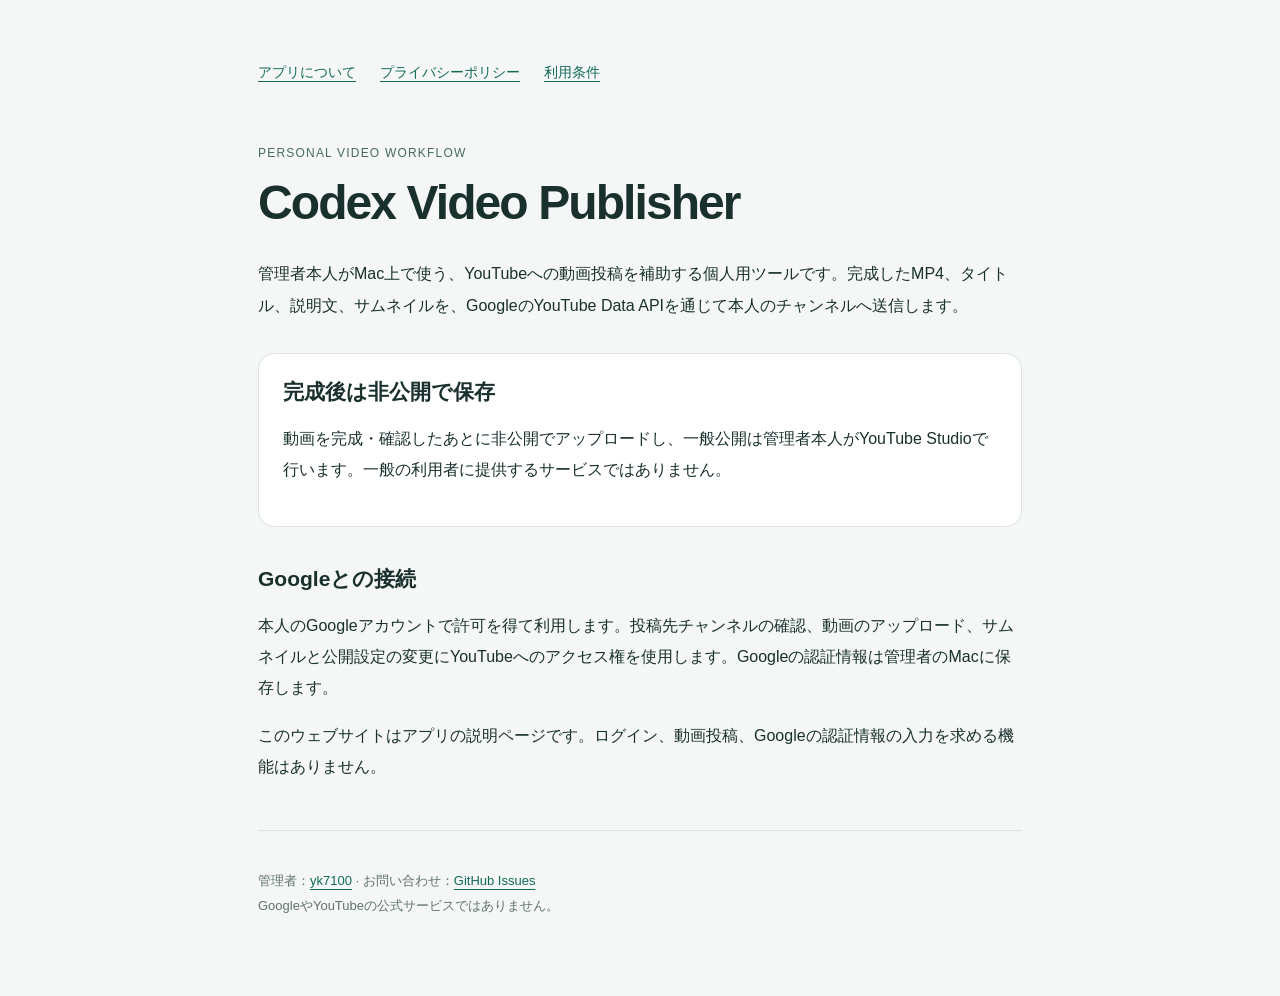
<file: index.html>
<!doctype html>
<html lang="ja"><head><meta name="google-site-verification" content="BjrFRAAroCxKEfazcaUA_mPpHTAIdXzF04q65vqygno" /><meta charset="utf-8"><meta name="viewport" content="width=device-width,initial-scale=1"><title>Codex Video Publisher</title><link rel="stylesheet" href="style.css"></head>
<body><main><nav><a href="index.html">アプリについて</a><a href="privacy.html">プライバシーポリシー</a><a href="terms.html">利用条件</a></nav>
<div class="eyebrow">PERSONAL VIDEO WORKFLOW</div><h1>Codex Video Publisher</h1>
<p>管理者本人がMac上で使う、YouTubeへの動画投稿を補助する個人用ツールです。完成したMP4、タイトル、説明文、サムネイルを、GoogleのYouTube Data APIを通じて本人のチャンネルへ送信します。</p>
<div class="panel"><h2 style="margin-top:0">完成後は非公開で保存</h2><p>動画を完成・確認したあとに非公開でアップロードし、一般公開は管理者本人がYouTube Studioで行います。一般の利用者に提供するサービスではありません。</p></div>
<h2>Googleとの接続</h2><p>本人のGoogleアカウントで許可を得て利用します。投稿先チャンネルの確認、動画のアップロード、サムネイルと公開設定の変更にYouTubeへのアクセス権を使用します。Googleの認証情報は管理者のMacに保存します。</p>
<p>このウェブサイトはアプリの説明ページです。ログイン、動画投稿、Googleの認証情報の入力を求める機能はありません。</p>
<footer><p class="muted">管理者：<a href="https://github.com/yk7100">yk7100</a> · お問い合わせ：<a href="https://github.com/yk7100/codex-video-publisher-info/issues">GitHub Issues</a><br>GoogleやYouTubeの公式サービスではありません。</p></footer></main></body></html>
</file>
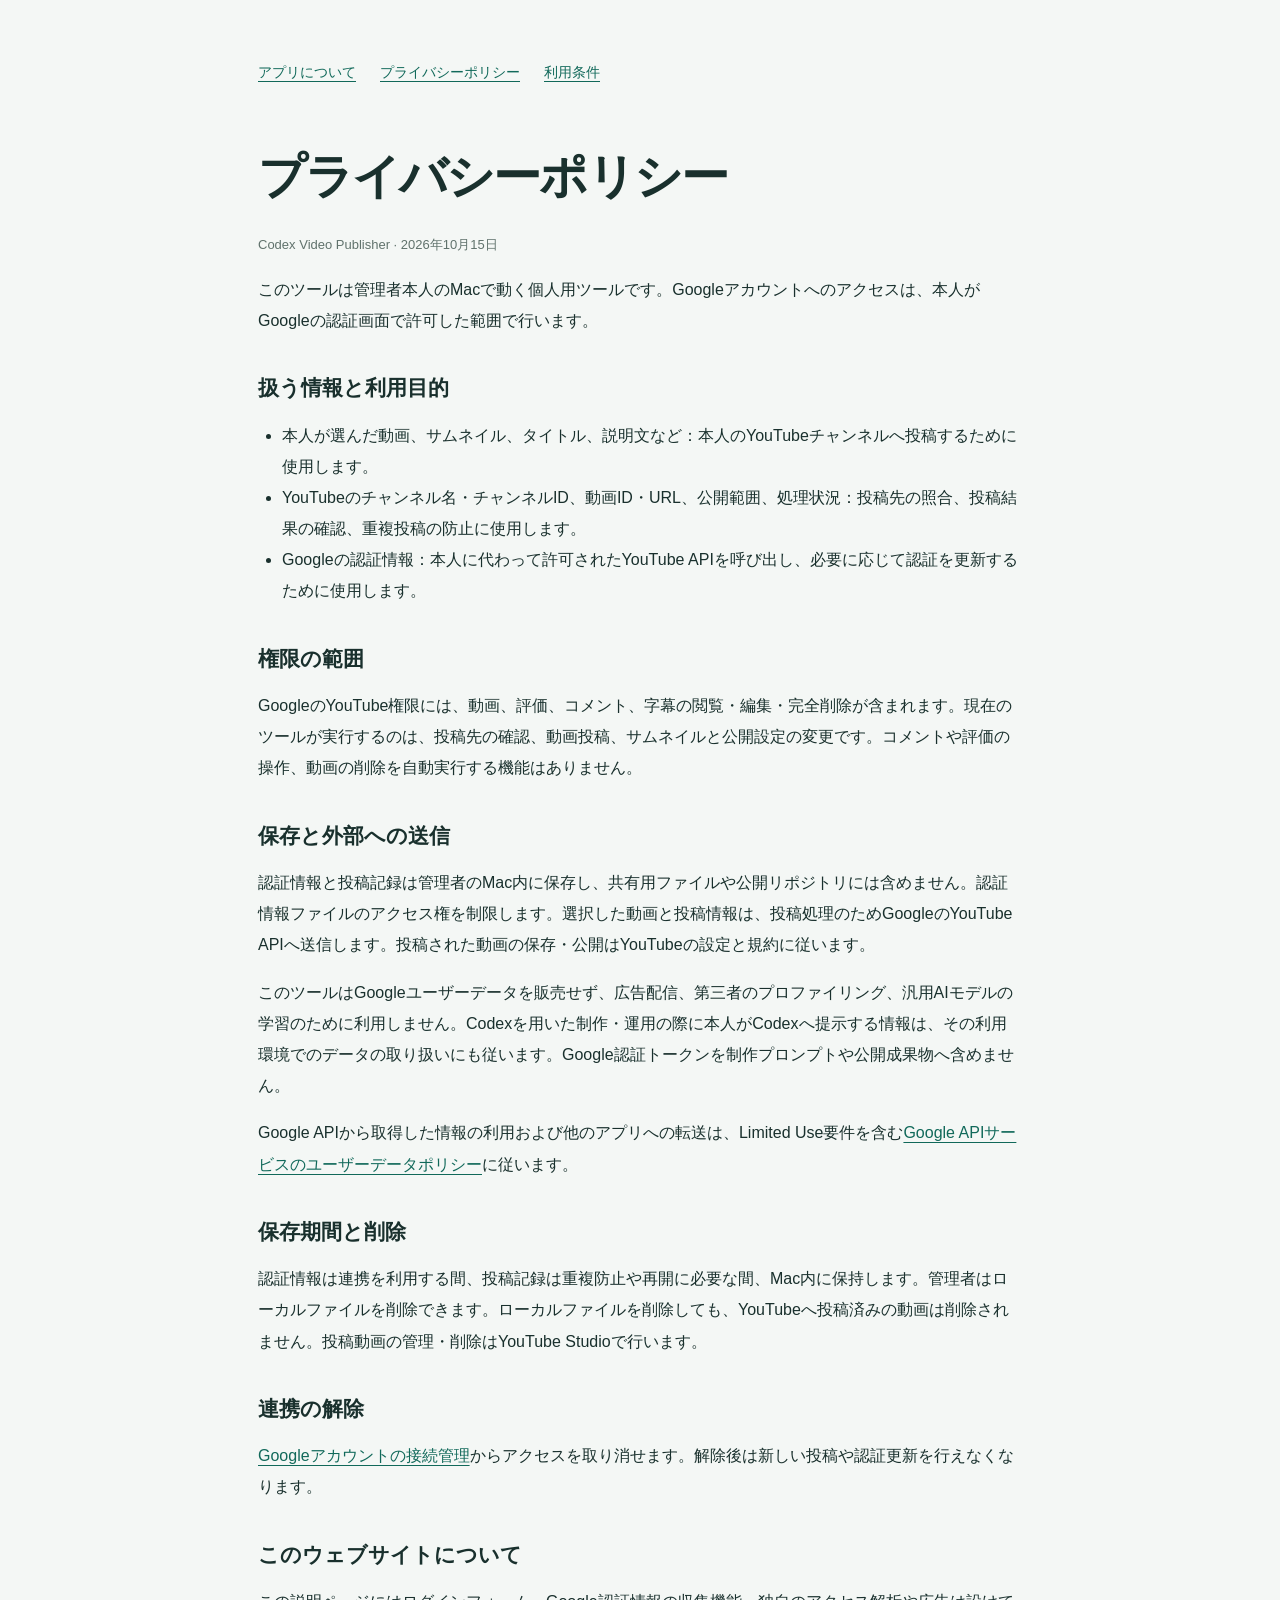
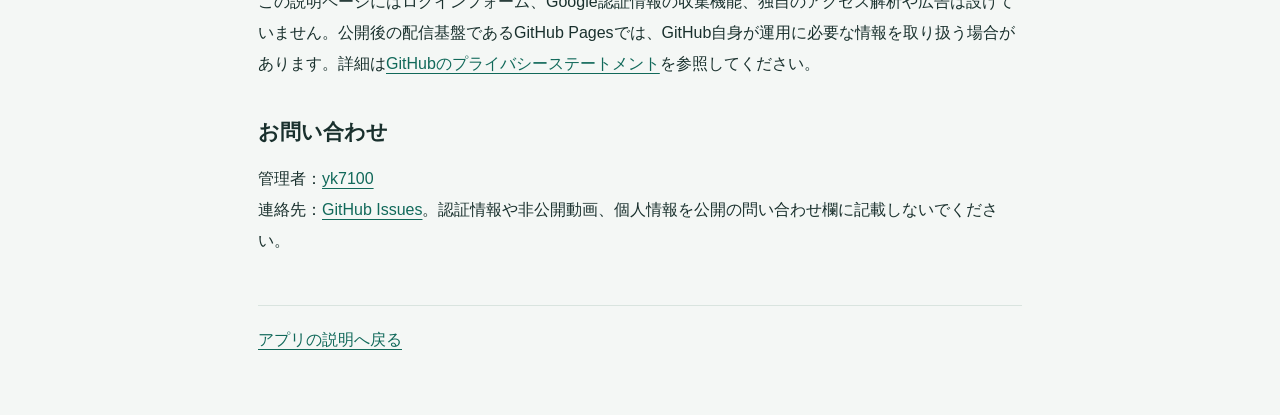
<file: privacy.html>
<!doctype html>
<html lang="ja"><head><meta charset="utf-8"><meta name="viewport" content="width=device-width,initial-scale=1"><title>プライバシーポリシー | Codex Video Publisher</title><link rel="stylesheet" href="style.css"></head>
<body><main><nav><a href="index.html">アプリについて</a><a href="privacy.html">プライバシーポリシー</a><a href="terms.html">利用条件</a></nav>
<h1>プライバシーポリシー</h1><p class="muted">Codex Video Publisher · 2026年10月15日</p>
<p>このツールは管理者本人のMacで動く個人用ツールです。Googleアカウントへのアクセスは、本人がGoogleの認証画面で許可した範囲で行います。</p>
<h2>扱う情報と利用目的</h2><ul><li>本人が選んだ動画、サムネイル、タイトル、説明文など：本人のYouTubeチャンネルへ投稿するために使用します。</li><li>YouTubeのチャンネル名・チャンネルID、動画ID・URL、公開範囲、処理状況：投稿先の照合、投稿結果の確認、重複投稿の防止に使用します。</li><li>Googleの認証情報：本人に代わって許可されたYouTube APIを呼び出し、必要に応じて認証を更新するために使用します。</li></ul>
<h2>権限の範囲</h2><p>GoogleのYouTube権限には、動画、評価、コメント、字幕の閲覧・編集・完全削除が含まれます。現在のツールが実行するのは、投稿先の確認、動画投稿、サムネイルと公開設定の変更です。コメントや評価の操作、動画の削除を自動実行する機能はありません。</p>
<h2>保存と外部への送信</h2><p>認証情報と投稿記録は管理者のMac内に保存し、共有用ファイルや公開リポジトリには含めません。認証情報ファイルのアクセス権を制限します。選択した動画と投稿情報は、投稿処理のためGoogleのYouTube APIへ送信します。投稿された動画の保存・公開はYouTubeの設定と規約に従います。</p><p>このツールはGoogleユーザーデータを販売せず、広告配信、第三者のプロファイリング、汎用AIモデルの学習のために利用しません。Codexを用いた制作・運用の際に本人がCodexへ提示する情報は、その利用環境でのデータの取り扱いにも従います。Google認証トークンを制作プロンプトや公開成果物へ含めません。</p>
<p>Google APIから取得した情報の利用および他のアプリへの転送は、Limited Use要件を含む<a href="https://developers.google.com/terms/api-services-user-data-policy">Google APIサービスのユーザーデータポリシー</a>に従います。</p>
<h2>保存期間と削除</h2><p>認証情報は連携を利用する間、投稿記録は重複防止や再開に必要な間、Mac内に保持します。管理者はローカルファイルを削除できます。ローカルファイルを削除しても、YouTubeへ投稿済みの動画は削除されません。投稿動画の管理・削除はYouTube Studioで行います。</p>
<h2>連携の解除</h2><p><a href="https://myaccount.google.com/connections">Googleアカウントの接続管理</a>からアクセスを取り消せます。解除後は新しい投稿や認証更新を行えなくなります。</p>
<h2>このウェブサイトについて</h2><p>この説明ページにはログインフォーム、Google認証情報の収集機能、独自のアクセス解析や広告は設けていません。公開後の配信基盤であるGitHub Pagesでは、GitHub自身が運用に必要な情報を取り扱う場合があります。詳細は<a href="https://docs.github.com/site-policy/privacy-policies/github-general-privacy-statement">GitHubのプライバシーステートメント</a>を参照してください。</p>
<h2>お問い合わせ</h2><p>管理者：<a href="https://github.com/yk7100">yk7100</a><br>連絡先：<a href="https://github.com/yk7100/codex-video-publisher-info/issues">GitHub Issues</a>。認証情報や非公開動画、個人情報を公開の問い合わせ欄に記載しないでください。</p>
<footer><a href="index.html">アプリの説明へ戻る</a></footer></main></body></html>
</file>
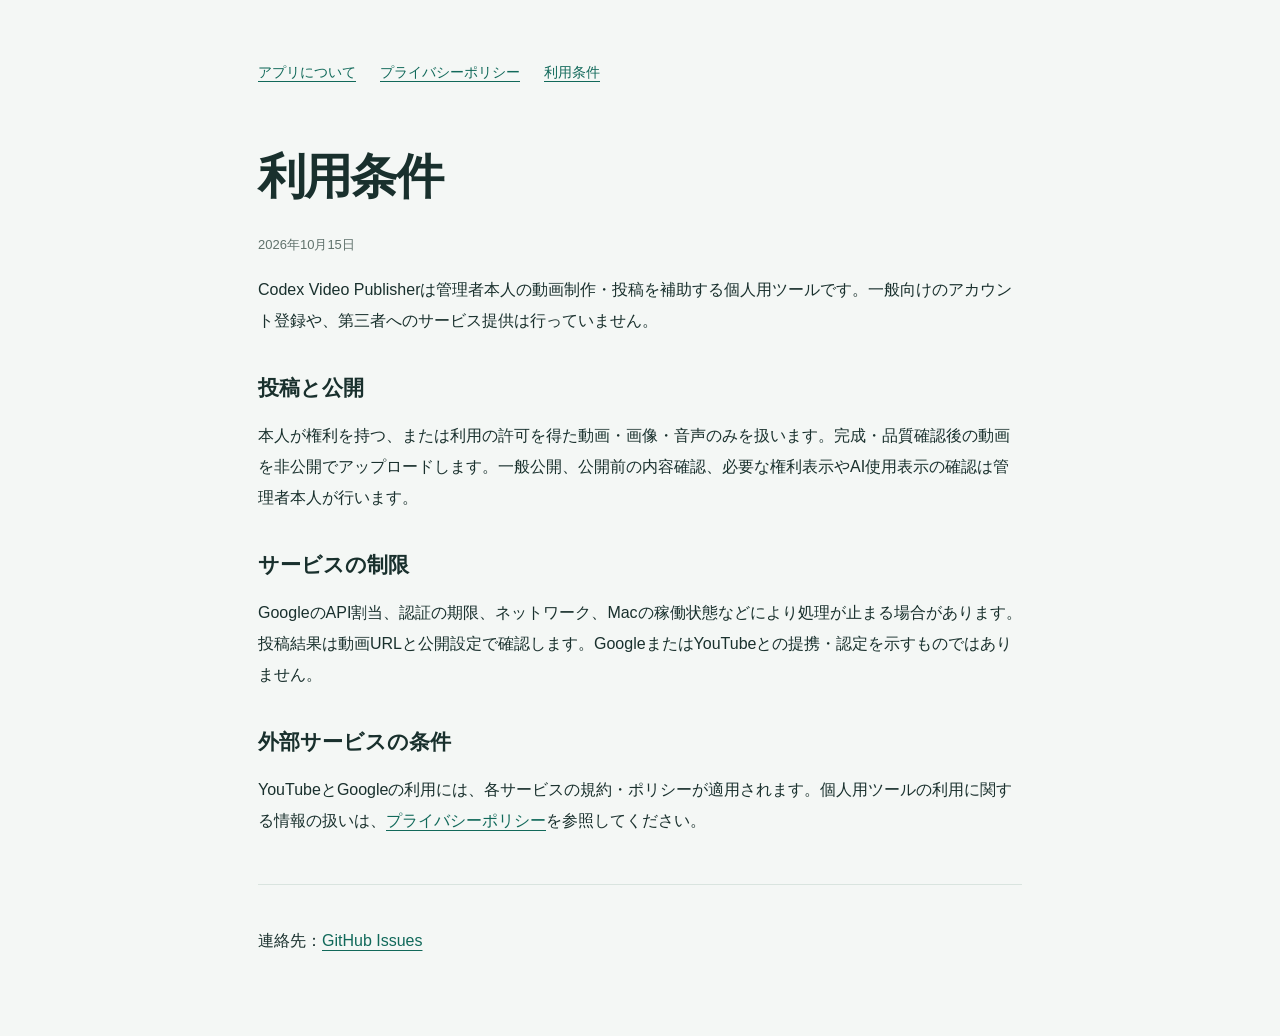
<file: terms.html>
<!doctype html>
<html lang="ja"><head><meta charset="utf-8"><meta name="viewport" content="width=device-width,initial-scale=1"><title>利用条件 | Codex Video Publisher</title><link rel="stylesheet" href="style.css"></head>
<body><main><nav><a href="index.html">アプリについて</a><a href="privacy.html">プライバシーポリシー</a><a href="terms.html">利用条件</a></nav><h1>利用条件</h1><p class="muted">2026年10月15日</p>
<p>Codex Video Publisherは管理者本人の動画制作・投稿を補助する個人用ツールです。一般向けのアカウント登録や、第三者へのサービス提供は行っていません。</p>
<h2>投稿と公開</h2><p>本人が権利を持つ、または利用の許可を得た動画・画像・音声のみを扱います。完成・品質確認後の動画を非公開でアップロードします。一般公開、公開前の内容確認、必要な権利表示やAI使用表示の確認は管理者本人が行います。</p>
<h2>サービスの制限</h2><p>GoogleのAPI割当、認証の期限、ネットワーク、Macの稼働状態などにより処理が止まる場合があります。投稿結果は動画URLと公開設定で確認します。GoogleまたはYouTubeとの提携・認定を示すものではありません。</p>
<h2>外部サービスの条件</h2><p>YouTubeとGoogleの利用には、各サービスの規約・ポリシーが適用されます。個人用ツールの利用に関する情報の扱いは、<a href="privacy.html">プライバシーポリシー</a>を参照してください。</p>
<footer><p>連絡先：<a href="https://github.com/yk7100/codex-video-publisher-info/issues">GitHub Issues</a></p></footer></main></body></html>
</file>
<file: style.css>
:root{color-scheme:light;font-family:-apple-system,BlinkMacSystemFont,"Hiragino Sans",sans-serif;color:#19302d;background:#f4f7f5}*{box-sizing:border-box}body{margin:0}main{max-width:820px;margin:0 auto;padding:64px 28px}a{color:#11695a;text-underline-offset:4px}nav{display:flex;gap:24px;flex-wrap:wrap;font-size:14px;margin-bottom:64px}h1{font-size:clamp(30px,6vw,48px);letter-spacing:-.04em;line-height:1.3;margin:12px 0 24px}h2{font-size:21px;margin-top:38px}p,li{font-size:16px;line-height:1.95}ul{padding-left:24px}.eyebrow{font-size:12px;letter-spacing:.1em;color:#486a61}.panel{background:white;border:1px solid #d9e4df;border-radius:16px;padding:24px;margin:32px 0}.muted{color:#60726c;font-size:13px}footer{border-top:1px solid #d9e4df;margin-top:48px;padding-top:24px}
</file>
